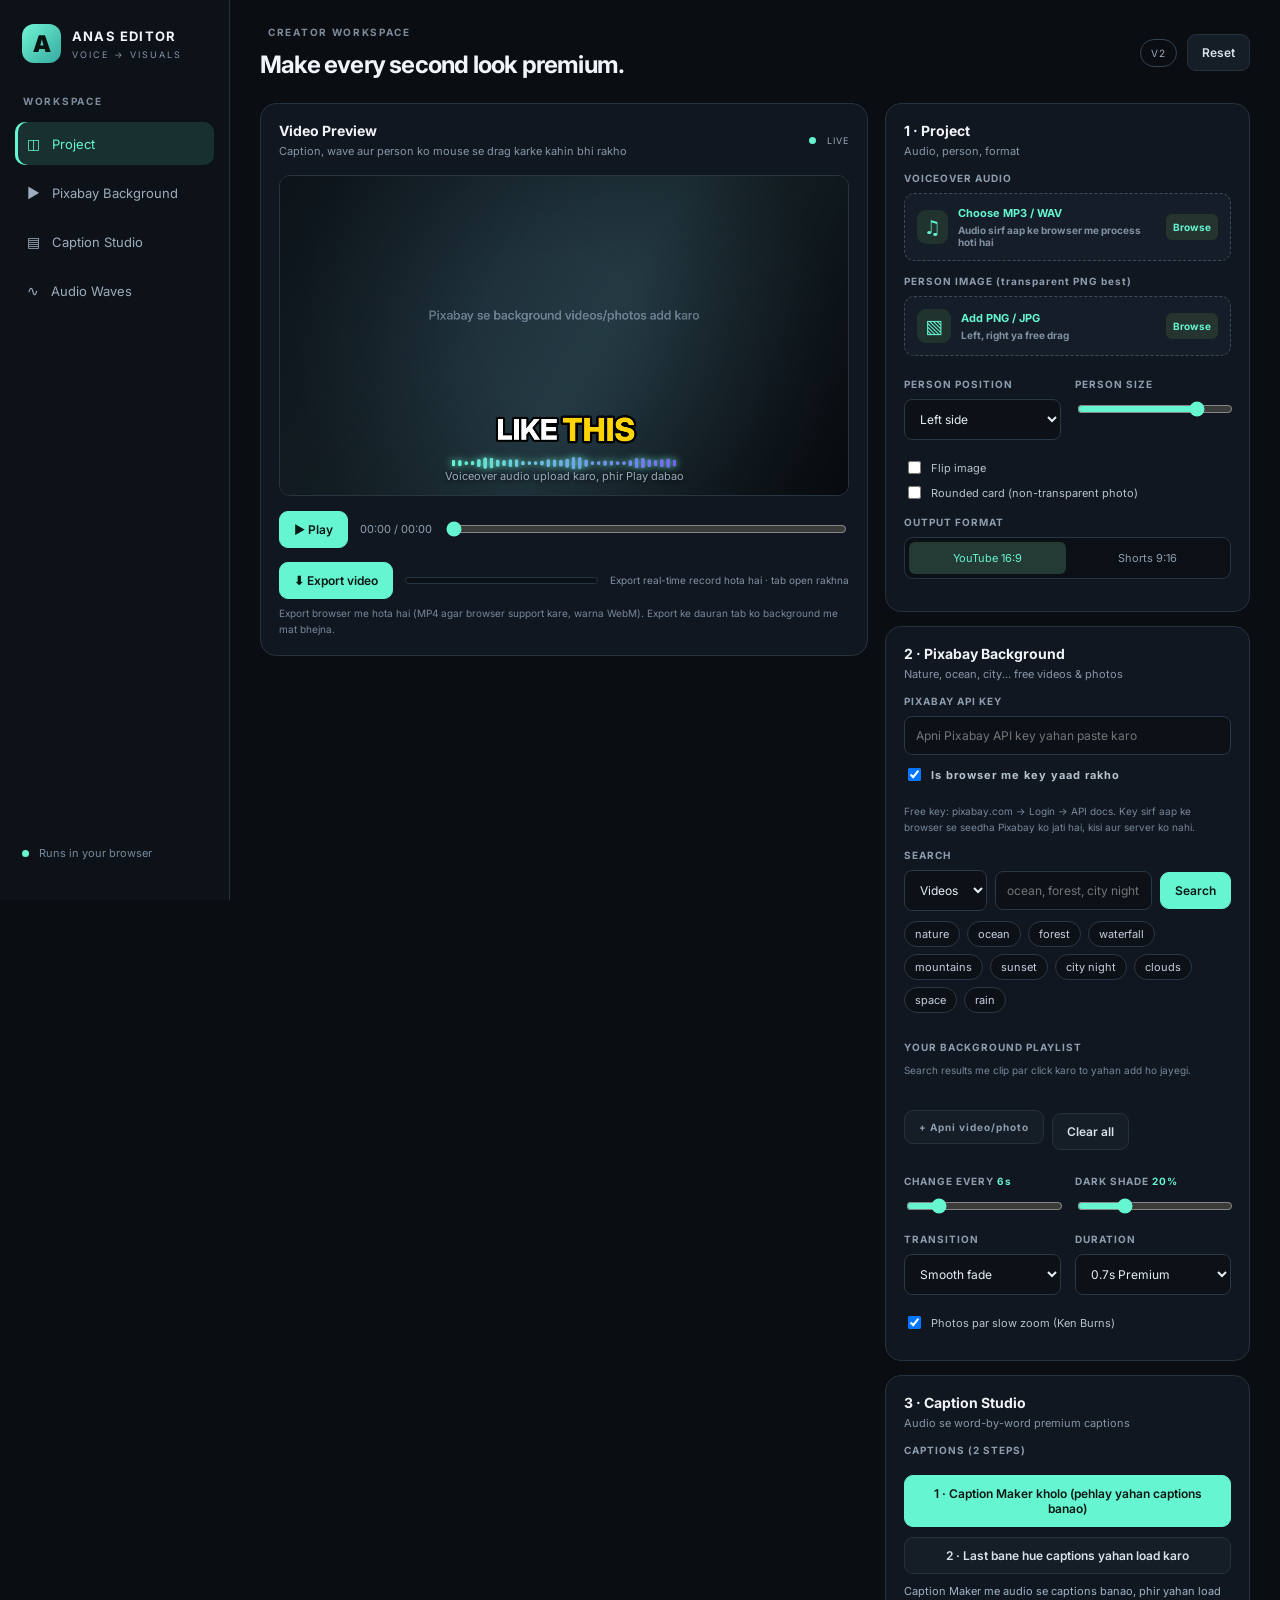
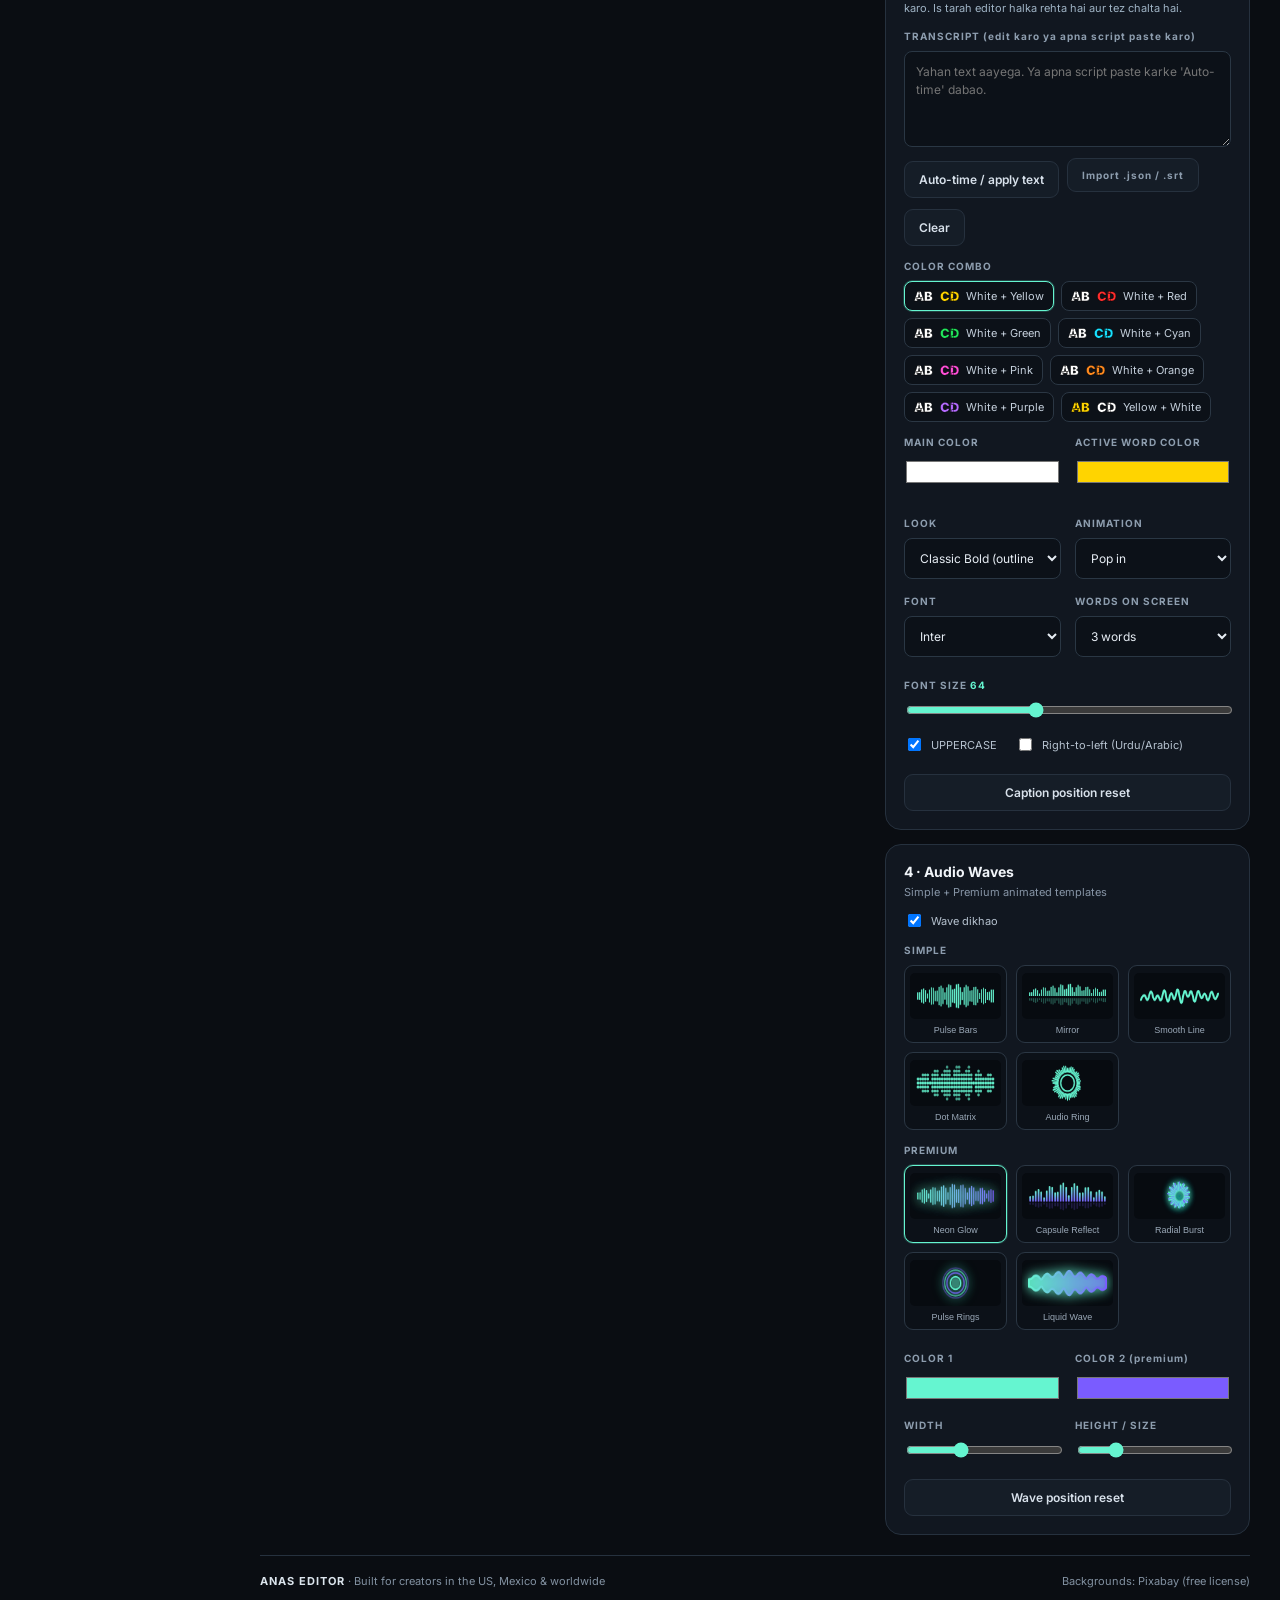
<file: index.html>
<!doctype html>
<html lang="en">
<head>
<meta charset="utf-8"><meta name="viewport" content="width=device-width,initial-scale=1">
<title>ANAS EDITOR — Voice-to-Video Studio</title>
<link rel="preconnect" href="https://fonts.googleapis.com">
<link rel="preconnect" href="https://fonts.gstatic.com" crossorigin>
<link href="https://fonts.googleapis.com/css2?family=Anton&family=Bebas+Neue&family=Inter:wght@400;600;800;900&family=Montserrat:wght@800;900&family=Noto+Sans+Arabic:wght@700;900&family=Poppins:wght@700;800&display=swap" rel="stylesheet">
<link rel="stylesheet" href="styles.css">
</head>
<body>
<div class="app">
  <aside class="sidebar">
    <div class="brand"><div class="brand-mark">A</div><div><b>ANAS EDITOR</b><small>VOICE → VISUALS</small></div></div>
    <div class="nav-label">WORKSPACE</div>
    <button class="nav active" data-jump="pProject">◫ <span>Project</span></button>
    <button class="nav" data-jump="pBg">▶ <span>Pixabay Background</span></button>
    <button class="nav" data-jump="pCaption">▤ <span>Caption Studio</span></button>
    <button class="nav" data-jump="pWave">∿ <span>Audio Waves</span></button>
    <div class="side-bottom"><span class="status-dot"></span> Runs in your browser</div>
  </aside>

  <main class="main">
    <header class="topbar">
      <div><div class="eyebrow">CREATOR WORKSPACE</div><h1>Make every second look premium.</h1></div>
      <div class="top-actions"><span class="pill">V2</span><button class="btn ghost" id="resetBtn">Reset</button></div>
    </header>

    <section class="grid">
      <div class="panel preview-panel">
        <div class="panel-head"><div><b>Video Preview</b><small>Caption, wave aur person ko mouse se drag karke kahin bhi rakho</small></div><span class="live"><i></i> LIVE</span></div>
        <div class="stage-wrap" id="stageWrap"><canvas id="preview" width="1280" height="720"></canvas><div class="preview-hint" id="previewHint">Voiceover audio upload karo, phir Play dabao</div></div>
        <div class="preview-controls"><button class="btn primary" id="playBtn">▶ Play</button><span id="timeReadout">00:00 / 00:00</span><input id="scrub" type="range" min="0" max="100" step="0.01" value="0"></div>
        <div class="export-box">
          <button class="btn primary" id="exportBtn">⬇ Export video</button>
          <div class="bar"><i id="exportBar"></i></div><span id="exportText">Export real-time record hota hai · tab open rakhna</span>
        </div>
        <div class="note">Export browser me hota hai (MP4 agar browser support kare, warna WebM). Export ke dauran tab ko background me mat bhejna.</div>
      </div>

      <div class="side-col">
        <details class="panel" id="pProject" open>
          <summary><b>1 · Project</b><small>Audio, person, format</small></summary>
          <div class="field"><label>VOICEOVER AUDIO</label><label class="upload" for="audioFile"><span class="upload-icon">♫</span><span><b id="audioName">Choose MP3 / WAV</b><small>Audio sirf aap ke browser me process hoti hai</small></span><span class="choose">Browse</span></label><input id="audioFile" type="file" accept="audio/*" hidden></div>
          <div class="field"><label>PERSON IMAGE (transparent PNG best)</label><label class="upload" for="personFile"><span class="upload-icon">▧</span><span><b id="personName">Add PNG / JPG</b><small>Left, right ya free drag</small></span><span class="choose">Browse</span></label><input id="personFile" type="file" accept="image/*" hidden></div>
          <div class="two-fields">
            <div class="field"><label>PERSON POSITION</label><select id="personMode"><option value="left">Left side</option><option value="right">Right side</option><option value="free">Free (drag anywhere)</option></select></div>
            <div class="field"><label>PERSON SIZE</label><input id="personScale" type="range" min="25" max="100" value="85"></div>
          </div>
          <div class="checks"><label><input type="checkbox" id="personFlip"> Flip image</label><label><input type="checkbox" id="personCard"> Rounded card (non-transparent photo)</label></div>
          <div class="field"><label>OUTPUT FORMAT</label><div class="segmented"><button class="seg active" data-ratio="landscape">YouTube 16:9</button><button class="seg" data-ratio="vertical">Shorts 9:16</button></div></div>
        </details>

        <details class="panel" id="pBg" open>
          <summary><b>2 · Pixabay Background</b><small>Nature, ocean, city... free videos &amp; photos</small></summary>
          <div class="field"><label>PIXABAY API KEY</label>
            <input type="password" id="pbKey" class="text" placeholder="Apni Pixabay API key yahan paste karo" autocomplete="off">
            <div class="checks"><label><input type="checkbox" id="pbRemember" checked> Is browser me key yaad rakho</label></div>
            <small class="helper">Free key: pixabay.com → Login → API docs. Key sirf aap ke browser se seedha Pixabay ko jati hai, kisi aur server ko nahi.</small>
          </div>
          <div class="field"><label>SEARCH</label>
            <div class="row"><select id="pbType"><option value="video">Videos</option><option value="photo">Photos</option></select><input id="pbQuery" class="text" placeholder="ocean, forest, city night..."><button class="btn primary" id="pbSearch">Search</button></div>
            <div class="chips-row" id="pbChips"></div>
          </div>
          <div class="results" id="pbResults"></div>
          <button class="btn ghost wide" id="pbMore" style="display:none">Load more</button>
          <div class="field"><label>YOUR BACKGROUND PLAYLIST <span id="plCount"></span></label><div class="playlist" id="playlist"><small class="helper">Search results me clip par click karo to yahan add ho jayegi.</small></div>
            <div class="row"><label class="btn ghost" for="bgFiles">+ Apni video/photo</label><input id="bgFiles" type="file" accept="video/*,image/*" multiple hidden><button class="btn ghost" id="plClear">Clear all</button></div>
          </div>
          <div class="two-fields">
            <div class="field"><label>CHANGE EVERY <b id="bgIntervalVal">6s</b></label><input id="bgInterval" type="range" min="3" max="20" value="6"></div>
            <div class="field"><label>DARK SHADE <b id="bgShadeVal">20%</b></label><input id="bgShade" type="range" min="0" max="70" value="20"></div>
          </div>
          <div class="two-fields">
            <div class="field"><label>TRANSITION</label><select id="bgTransition"><option value="fade">Smooth fade</option><option value="fadezoom">Fade + zoom</option><option value="slide">Slide</option><option value="cut">Cut</option></select></div>
            <div class="field"><label>DURATION</label><select id="bgTransDur"><option value="0.4">0.4s Quick</option><option value="0.7" selected>0.7s Premium</option><option value="1.2">1.2s Cinematic</option></select></div>
          </div>
          <div class="checks"><label><input type="checkbox" id="bgMotion" checked> Photos par slow zoom (Ken Burns)</label></div>
        </details>

        <details class="panel" id="pCaption" open>
          <summary><b>3 · Caption Studio</b><small>Audio se word-by-word premium captions</small></summary>
          <div class="field"><label>CAPTIONS (2 STEPS)</label>
            <a class="btn primary wide" href="captions.html" target="_blank" rel="noopener" style="text-decoration:none">1 · Caption Maker kholo (pehlay yahan captions banao)</a>
            <button class="btn ghost wide" id="loadLast">2 · Last bane hue captions yahan load karo</button>
            <div class="status" id="capStatus">Caption Maker me audio se captions banao, phir yahan load karo. Is tarah editor halka rehta hai aur tez chalta hai.</div>
          </div>
          <div class="field"><label>TRANSCRIPT (edit karo ya apna script paste karo)</label><textarea id="transcript" rows="4" placeholder="Yahan text aayega. Ya apna script paste karke 'Auto-time' dabao."></textarea>
            <div class="row"><button class="btn ghost" id="applyText">Auto-time / apply text</button><label class="btn ghost" for="srtFile">Import .json / .srt</label><input type="file" id="srtFile" accept=".json,.srt,.vtt,text/plain" hidden><button class="btn ghost" id="clearCaps">Clear</button></div>
          </div>
          <div class="field"><label>COLOR COMBO</label><div class="chips" id="colorChips"></div>
            <div class="two-fields"><div class="field"><label>MAIN COLOR</label><input type="color" id="capBase" value="#ffffff"></div><div class="field"><label>ACTIVE WORD COLOR</label><input type="color" id="capAccent" value="#ffd400"></div></div>
          </div>
          <div class="two-fields">
            <div class="field"><label>LOOK</label><select id="capLook"><option value="classic">Classic Bold (outline)</option><option value="highlighter">Highlighter box</option><option value="neon">Neon glow</option><option value="shadow">Clean shadow</option><option value="outline">Color outline</option><option value="bar">Dark bar</option></select></div>
            <div class="field"><label>ANIMATION</label><select id="capAnim"><option value="pop">Pop in</option><option value="bounce">Bounce</option><option value="slide">Slide up</option><option value="fade">Fade</option><option value="type">Typewriter</option><option value="zoom">Zoom flash</option><option value="glitch">Glitch</option><option value="wave">Wavy letters</option><option value="karaoke">Karaoke fill</option><option value="none">None</option></select></div>
          </div>
          <div class="two-fields">
            <div class="field"><label>FONT</label><select id="capFont"><option>Inter</option><option>Montserrat</option><option>Poppins</option><option>Anton</option><option>Bebas Neue</option><option>Noto Sans Arabic</option></select></div>
            <div class="field"><label>WORDS ON SCREEN</label><select id="capPer"><option value="1">1 word</option><option value="2">2 words</option><option value="3" selected>3 words</option><option value="4">4 words</option><option value="6">6 words</option></select></div>
          </div>
          <div class="field"><label>FONT SIZE <b id="capSizeVal">64</b></label><input id="capSize" type="range" min="28" max="120" value="64"></div>
          <div class="checks"><label><input type="checkbox" id="capUpper" checked> UPPERCASE</label><label><input type="checkbox" id="capRTL"> Right-to-left (Urdu/Arabic)</label></div>
          <button class="btn ghost wide" id="resetCap">Caption position reset</button>
        </details>

        <details class="panel" id="pWave" open>
          <summary><b>4 · Audio Waves</b><small>Simple + Premium animated templates</small></summary>
          <div class="checks"><label><input type="checkbox" id="waveOn" checked> Wave dikhao</label></div>
          <div class="field"><label>SIMPLE</label><div class="template-grid wave-grid" id="waveSimple"></div></div>
          <div class="field"><label>PREMIUM</label><div class="template-grid wave-grid" id="wavePremium"></div></div>
          <div class="two-fields"><div class="field"><label>COLOR 1</label><input type="color" id="waveColor" value="#65f5d0"></div><div class="field"><label>COLOR 2 (premium)</label><input type="color" id="waveColor2" value="#7a5cff"></div></div>
          <div class="two-fields"><div class="field"><label>WIDTH</label><input type="range" id="waveW" min="10" max="100" value="40"></div><div class="field"><label>HEIGHT / SIZE</label><input type="range" id="waveH" min="5" max="45" value="14"></div></div>
          <button class="btn ghost wide" id="resetWave">Wave position reset</button>
        </details>
      </div>
    </section>

    <footer class="footer"><div><b>ANAS EDITOR</b><span> · Built for creators in the US, Mexico &amp; worldwide</span></div><span>Backgrounds: Pixabay (free license)</span></footer>
    <div class="toast" id="toast"></div>
  </main>
</div>
<audio id="audio"></audio>
<script src="app.js"></script>
</body></html>
</file>
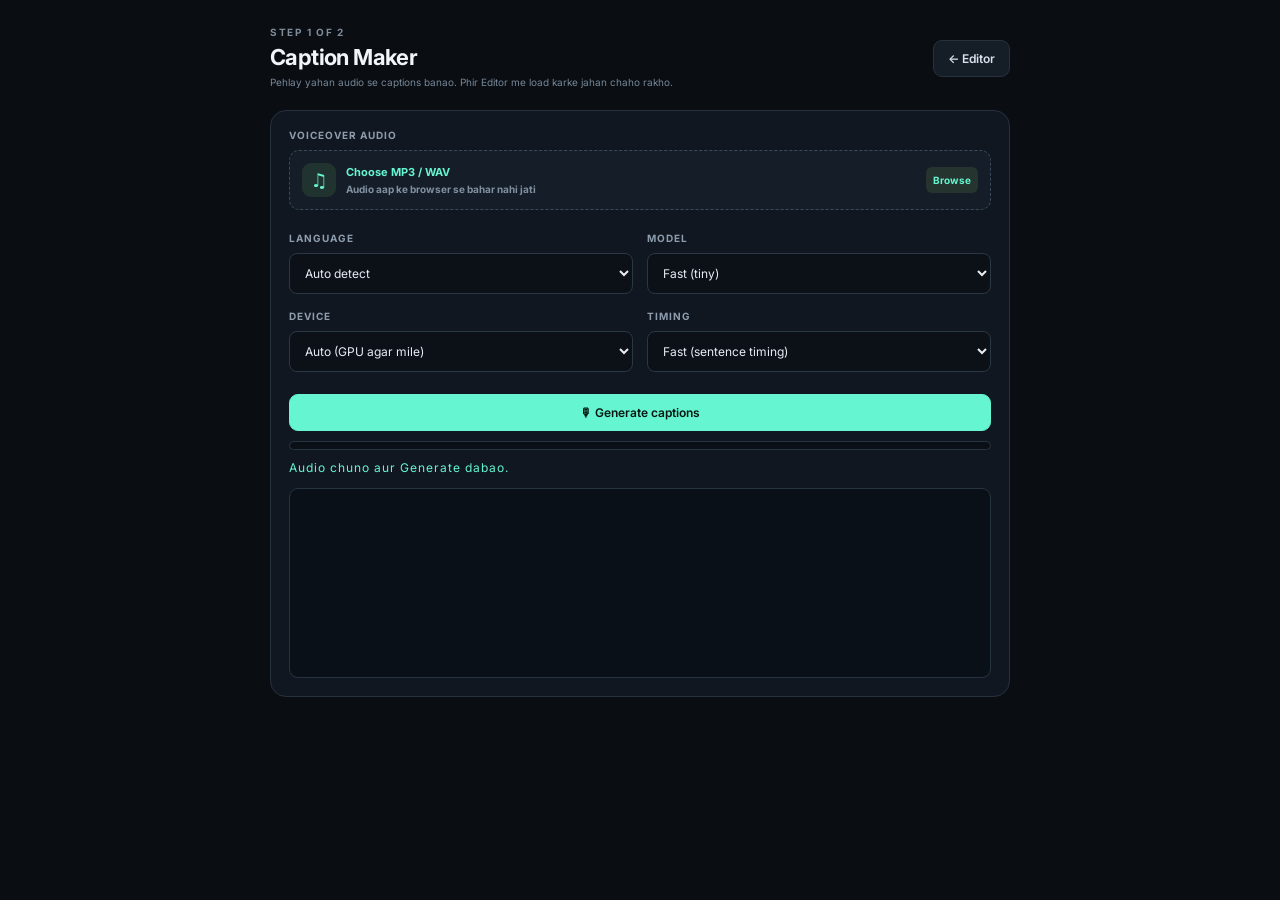
<file: captions.html>
<!doctype html>
<html lang="en">
<head>
<meta charset="utf-8"><meta name="viewport" content="width=device-width,initial-scale=1">
<title>ANAS EDITOR — Caption Maker</title>
<link href="https://fonts.googleapis.com/css2?family=Inter:wght@400;600;800;900&display=swap" rel="stylesheet">
<link rel="stylesheet" href="styles.css">
<style>
[hidden]{display:none!important}
.cm{max-width:780px;margin:0 auto;padding:26px 20px 40px}
.cm .panel{margin-bottom:16px}
.cm h1{font-size:22px;margin:6px 0 4px;letter-spacing:-.6px}
.cm .top{display:flex;justify-content:space-between;align-items:center;gap:12px;margin-bottom:20px;flex-wrap:wrap}
.cm a.btn{text-decoration:none}
.log{background:#0a1017;border:1px solid #263440;border-radius:9px;padding:10px;height:190px;overflow:auto;font:11px/1.55 ui-monospace,Consolas,monospace;color:#9fb3c4;white-space:pre-wrap;margin:10px 0 0}
.live{font-size:12px;color:var(--mint);min-height:18px;margin-top:10px}
.big-bar{height:9px;background:#0b1016;border:1px solid #263441;border-radius:6px;overflow:hidden;margin-top:10px}
.big-bar i{display:block;height:100%;width:0;background:var(--mint);transition:width .3s}
.stats{display:flex;gap:18px;flex-wrap:wrap;font-size:12px;color:#9fb3c4;margin:6px 0 12px}
.stats b{color:#fff}
.preview-text{background:#0c1118;border:1px solid #2a3744;border-radius:8px;padding:12px;font-size:13px;line-height:1.7;max-height:200px;overflow:auto;white-space:pre-wrap}
.row.gap{margin-top:14px}
</style>
</head>
<body>
<div class="cm">
  <div class="top">
    <div><div class="eyebrow" style="margin:0">STEP 1 OF 2</div><h1>Caption Maker</h1><small class="helper">Pehlay yahan audio se captions banao. Phir Editor me load karke jahan chaho rakho.</small></div>
    <a class="btn ghost" href="index.html">← Editor</a>
  </div>

  <div class="panel">
    <div class="field" style="margin-top:0"><label>VOICEOVER AUDIO</label>
      <label class="upload" for="audioFile"><span class="upload-icon">♫</span><span><b id="audioName">Choose MP3 / WAV</b><small>Audio aap ke browser se bahar nahi jati</small></span><span class="choose">Browse</span></label>
      <input id="audioFile" type="file" accept="audio/*" hidden>
    </div>
    <div class="two-fields">
      <div class="field"><label>LANGUAGE</label><select id="lang"><option value="auto">Auto detect</option></select></div>
      <div class="field"><label>MODEL</label><select id="model"><option value="onnx-community/whisper-tiny">Fast (tiny)</option><option value="onnx-community/whisper-base">Better (base)</option></select></div>
    </div>
    <div class="two-fields">
      <div class="field"><label>DEVICE</label><select id="device"><option value="auto">Auto (GPU agar mile)</option><option value="webgpu">GPU (WebGPU)</option><option value="wasm">CPU</option></select></div>
      <div class="field"><label>TIMING</label><select id="mode"><option value="fast">Fast (sentence timing)</option><option value="precise">Precise (word timing, slower)</option></select></div>
    </div>
    <div class="row gap"><button class="btn primary" id="genBtn" style="flex:1">🎙 Generate captions</button><button class="btn ghost" id="cancelBtn" hidden>■ Cancel</button></div>
    <div class="big-bar"><i id="bar"></i></div>
    <div class="live" id="live">Audio chuno aur Generate dabao.</div>
    <pre class="log" id="log"></pre>
  </div>

  <div class="panel" id="result" hidden>
    <div class="field" style="margin-top:0"><label>RESULT</label>
      <div class="stats"><span>Words: <b id="count">0</b></span><span>Time laga: <b id="took">-</b></span><span>Device: <b id="usedDev">-</b></span><span>Language: <b id="usedLang">-</b></span></div>
      <div class="preview-text" id="preview"></div>
    </div>
    <div class="row">
      <button class="btn primary" id="dlJson">⬇ captions.json</button>
      <button class="btn ghost" id="dlSrt">⬇ captions.srt</button>
      <button class="btn ghost" id="copyTxt">Copy text</button>
    </div>
    <div class="note" style="margin-top:12px">Captions is browser me save bhi ho gaye hain. Editor kholo aur Caption Studio me <b>"2 · Last bane hue captions load karo"</b> dabao. Ya .json file wahan import kar do.</div>
    <div class="row gap"><a class="btn primary" href="index.html" target="_blank" rel="noopener">Editor kholo →</a></div>
  </div>
</div>

<script>
const $ = id => document.getElementById(id);
const fmt = s => { s = Math.max(0, Math.round(s)); return String(Math.floor(s / 60)).padStart(2, '0') + ':' + String(s % 60).padStart(2, '0'); };
let file = null, words = [], worker = null, running = false, cancelled = false, t0 = Date.now(), curDev = '', chunkStart = 0, warned = false, timer = null;
const LANGS = [['en','english'],['es','spanish'],['fr','french'],['de','german'],['pt','portuguese'],['it','italian'],['ur','urdu'],['hi','hindi'],['ar','arabic'],['tr','turkish'],['ru','russian'],['zh','chinese'],['ja','japanese'],['ko','korean'],['nl','dutch'],['pl','polish'],['id','indonesian'],['fa','persian'],['bn','bengali'],['pa','punjabi']];
LANGS.forEach(l => { const o = document.createElement('option'); o.value = l[1]; o.textContent = l[1][0].toUpperCase() + l[1].slice(1); $('lang').appendChild(o); });
const logEl = $('log');
function log(m) { logEl.textContent += '[' + fmt((Date.now() - t0) / 1000) + '] ' + m + '\n'; logEl.scrollTop = logEl.scrollHeight; }
function live(m) { $('live').textContent = m; }

/* The worker runs Whisper (transformers.js) away from the page so the UI never freezes. */
function workerMain() {
  let tf = null, asr = null, dev = '';
  const CDN = 'https://cdn.jsdelivr.net/npm/@huggingface/transformers@3.0.2';
  const build = (model, d) => tf.pipeline('automatic-speech-recognition', model, {
    device: d,
    dtype: d === 'webgpu' ? { encoder_model: 'fp32', decoder_model_merged: 'q4' } : { encoder_model: 'q8', decoder_model_merged: 'q8' },
    progress_callback: p => self.postMessage({ type: 'progress', p })
  });
  self.onmessage = async e => {
    const m = e.data;
    try {
      if (m.cmd === 'init') {
        if (!tf) { tf = await import(CDN); tf.env.allowLocalModels = false; }
        dev = m.device;
        try { asr = await build(m.model, dev); }
        catch (err) {
          if (dev === 'webgpu') { self.postMessage({ type: 'info', msg: 'GPU load fail (' + (err && err.message || err) + ') → CPU par ja raha hoon' }); dev = 'wasm'; asr = await build(m.model, dev); }
          else throw err;
        }
        self.postMessage({ type: 'ready', dev });
      } else if (m.cmd === 'detect') {
        const tok = asr.tokenizer;
        const id = t => {
          try { const v = tok.model && tok.model.tokens_to_ids && tok.model.tokens_to_ids.get(t); if (v != null) return v; } catch (e) {}
          const r = tok.convert_tokens_to_ids([t]); return Array.isArray(r) ? r[0] : r;
        };
        const sot = id('<|startoftranscript|>');
        const cand = m.codes.map(c => [c, id('<|' + c + '|>')]).filter(x => x[1] != null && x[1] >= 0);
        if (new Set(cand.map(x => x[1])).size < 2) throw new Error('language tokens nahi mile');
        const feats = await asr.processor(m.audio);
        const out = await asr.model({ input_features: feats.input_features, decoder_input_ids: new tf.Tensor('int64', new BigInt64Array([BigInt(sot)]), [1, 1]) });
        const dims = out.logits.dims, V = dims[dims.length - 1], off = (dims[1] - 1) * V, d = out.logits.data;
        const scored = cand.map(x => [x[0], d[off + x[1]]]).sort((a, b) => b[1] - a[1]);
        self.postMessage({ type: 'result', lang: scored[0][0], top: scored.slice(0, 3).map(x => x[0]) });
      } else if (m.cmd === 'run') {
        let out;
        try { out = await asr(m.audio, m.opts); }
        catch (err) {
          if (m.opts.return_timestamps === 'word') { self.postMessage({ type: 'info', msg: 'Word timing nahi mili, sentence timing use ho rahi hai' }); out = await asr(m.audio, Object.assign({}, m.opts, { return_timestamps: true })); }
          else throw err;
        }
        self.postMessage({ type: 'result', out });
      }
    } catch (err) { self.postMessage({ type: 'error', msg: String(err && err.message || err) }); }
  };
}
function startWorker() {
  if (worker) worker.terminate();
  worker = new Worker(URL.createObjectURL(new Blob(['(' + workerMain.toString() + ')()'], { type: 'text/javascript' })));
}
function call(msg, transfer) {
  return new Promise((res, rej) => {
    worker.onmessage = ev => {
      const m = ev.data;
      if (m.type === 'progress') {
        const p = m.p;
        if (p.status === 'progress') live('Model download: ' + Math.round(p.progress) + '% · ' + (p.file || '').split('/').pop());
        else if (p.status === 'initiate') log('Download: ' + (p.file || ''));
      } else if (m.type === 'info') log(m.msg);
      else if (m.type === 'ready' || m.type === 'result') res(m);
      else if (m.type === 'error') rej(new Error(m.msg));
    };
    worker.onerror = e => rej(new Error(e.message || 'worker error'));
    worker.postMessage(msg, transfer || []);
  });
}

/* split into ~28s windows, cutting at the quietest moment so words are not chopped */
function makeWindows(a) {
  const SR = 16000, W = 28 * SR, SEARCH = 4 * SR, out = []; let s = 0;
  while (s < a.length) {
    let e = Math.min(a.length, s + W);
    if (e < a.length) {
      const from = Math.max(s + 5 * SR, e - SEARCH); let best = e, bv = Infinity;
      for (let p = from; p + 800 <= e; p += 400) { let sum = 0; for (let k = p; k < p + 800; k++) sum += a[k] * a[k]; if (sum < bv) { bv = sum; best = p + 400; } }
      e = best;
    }
    out.push([s, e]); s = e;
  }
  return out;
}
function distribute(tokens, start, end) {
  const total = tokens.reduce((a, t) => a + t.length + 1.5, 0); let cur = start;
  return tokens.map(t => { const d = (end - start) * (t.length + 1.5) / total; const o = { w: t, s: cur, e: cur + d * .92 }; cur += d; return o; });
}


/* ---- speech/silence map from the audio itself, so captions follow real pauses ---- */
let env = null; const FR = 160; // 10 ms frames at 16 kHz
function makeEnv(a) {
  const n = Math.floor(a.length / FR), rms = new Float32Array(n);
  for (let i = 0; i < n; i++) { let s = 0; for (let k = i * FR, e = k + FR; k < e; k++) s += a[k] * a[k]; rms[i] = Math.sqrt(s / FR); }
  const sm = new Float32Array(n); for (let i = 0; i < n; i++) { let s = 0, c = 0; for (let j = Math.max(0, i - 2); j <= Math.min(n - 1, i + 2); j++) { s += rms[j]; c++; } sm[i] = s / c; }
  const sorted = Array.from(sm).sort((x, y) => x - y), pc = p => sorted[Math.min(n - 1, Math.floor(n * p))] || 0;
  const floor = pc(.1), hi = pc(.95), thr = floor + (hi - floor) * .1;
  return { sm, thr: Math.max(thr, 1e-4), n };
}
function speechSpans(t0, t1) {
  if (!env) return [];
  const a = Math.max(0, Math.floor(t0 * 100)), b = Math.min(env.n, Math.ceil(t1 * 100)), sp = []; let st = -1;
  for (let i = a; i < b; i++) { const on = env.sm[i] > env.thr; if (on && st < 0) st = i; else if (!on && st >= 0) { sp.push([st / 100, i / 100]); st = -1; } }
  if (st >= 0) sp.push([st / 100, b / 100]);
  const m = []; for (const s of sp) { if (m.length && s[0] - m[m.length - 1][1] < .18) m[m.length - 1][1] = s[1]; else m.push(s.slice()); }
  return m.filter(s => s[1] - s[0] >= .06);
}
function refine(tokens, s0, e0) {
  const spans = speechSpans(s0 - .25, e0 + .25), tot = spans.reduce((a, s) => a + s[1] - s[0], 0);
  if (!spans.length || tot < .12) return distribute(tokens, s0, e0);
  const at = x => { let acc = 0; for (const s of spans) { const d = s[1] - s[0]; if (x <= acc + d) return s[0] + (x - acc); acc += d; } return spans[spans.length - 1][1]; };
  const wt = tokens.map(t => t.length + 1.5), W = wt.reduce((a, b) => a + b, 0); let cum = 0;
  return tokens.map((t, i) => { const a = cum / W * tot; cum += wt[i]; const b = cum / W * tot; return { w: t, s: at(a + .001), e: at(b) }; });
}

$('audioFile').addEventListener('change', e => { const f = e.target.files[0]; if (!f) return; file = f; $('audioName').textContent = f.name; live('Ready. Generate dabao.'); });
$('cancelBtn').onclick = () => { cancelled = true; if (worker) worker.terminate(); log('Cancel kar diya.'); finish(); };
function finish() {
  running = false; clearInterval(timer); $('genBtn').disabled = false; $('cancelBtn').hidden = true;
}

$('genBtn').onclick = async () => {
  if (!file) { live('Pehlay audio file chuno.'); return; }
  if (running) return;
  running = true; cancelled = false; warned = false; words = []; t0 = Date.now(); logEl.textContent = ''; $('result').hidden = true; $('bar').style.width = '0';
  $('genBtn').disabled = true; $('cancelBtn').hidden = false;
  timer = setInterval(() => {
    if (running && chunkStart && !warned && Date.now() - chunkStart > 90000) { warned = true; log('Ye hissa 90s se zyada le raha hai. Agar CPU par ho to Cancel karke Device=GPU ya Model=Fast try karo.'); }
  }, 2000);
  try {
    log('Audio decode ho rahi hai...'); live('Audio decode ho rahi hai...');
    const AC = window.AudioContext || window.webkitAudioContext, ac = new AC({ sampleRate: 16000 });
    const dec = await ac.decodeAudioData(await file.arrayBuffer()); ac.close();
    const data = new Float32Array(dec.length);
    for (let ch = 0; ch < dec.numberOfChannels; ch++) { const d = dec.getChannelData(ch); for (let i = 0; i < d.length; i++) data[i] += d[i] / dec.numberOfChannels; }
    env = makeEnv(data);
    const dur = data.length / 16000, wins = makeWindows(data);
    log('Audio length ' + fmt(dur) + ' · ' + wins.length + ' hisse');

    let device = $('device').value; if (device === 'auto') device = navigator.gpu ? 'webgpu' : 'wasm';
    if (device === 'webgpu' && !navigator.gpu) { log('Is browser me WebGPU nahi hai → CPU'); device = 'wasm'; }
    const model = $('model').value; startWorker();
    log('Model load ho raha hai (' + (device === 'webgpu' ? 'GPU' : 'CPU') + ')... pehli baar download hoga.');
    const r0 = await call({ cmd: 'init', model, device }); curDev = r0.dev;
    log('Model ready ✓ (' + (curDev === 'webgpu' ? 'GPU' : 'CPU') + ')');

    const precise = $('mode').value === 'precise';
    const opts = { return_timestamps: precise ? 'word' : true, task: 'transcribe' };
    let langName = $('lang').value;
    if (langName === 'auto') {
      log('Language detect ho rahi hai...'); live('Language detect ho rahi hai...');
      let bi = 0, be = -1;
      wins.slice(0, 6).forEach((w, i) => { let sum = 0; for (let k = w[0]; k < w[1]; k += 16) sum += data[k] * data[k]; if (sum > be) { be = sum; bi = i; } });
      const dsl = data.slice(wins[bi][0], wins[bi][1]); let det;
      try { det = await call({ cmd: 'detect', audio: dsl, codes: LANGS.map(l => l[0]) }, [dsl.buffer]); }
      catch (err) { throw new Error('Language auto-detect nahi hua (' + err.message + '). Dropdown se apni language chuno aur dobara try karo.'); }
      const hit = LANGS.find(l => l[0] === det.lang); langName = hit ? hit[1] : 'english';
      log('Detected language: ' + langName + ' (top: ' + det.top.join(', ') + ')');
    } else log('Language: ' + langName);
    opts.language = langName;
    const tStart = Date.now();
    for (let i = 0; i < wins.length; i++) {
      if (cancelled) return;
      const [s, e] = wins[i], off = s / 16000;
      const doRun = () => { const slice = data.slice(s, e); return call({ cmd: 'run', audio: slice, opts }, [slice.buffer]); };
      chunkStart = Date.now(); let r;
      try { r = await doRun(); }
      catch (err) {
        if (cancelled) return;
        if (curDev === 'webgpu') { log('GPU error: ' + err.message + ' → CPU par dobara'); startWorker(); const rr = await call({ cmd: 'init', model, device: 'wasm' }); curDev = rr.dev; r = await doRun(); }
        else throw err;
      }
      (r.out.chunks || []).forEach(c => {
        const ts = c.timestamp || [0, null], s0 = (ts[0] || 0) + off; let e0 = ts[1]; e0 = e0 == null ? s0 + .4 : e0 + off;
        const tokens = (c.text || '').trim().split(/\s+/).filter(Boolean);
        if (tokens.length) words.push(...refine(tokens, s0, e0));
      });
      const done = i + 1, el = (Date.now() - tStart) / 1000, eta = el / done * (wins.length - done);
      $('bar').style.width = (done / wins.length * 100) + '%';
      live('Hissa ' + done + '/' + wins.length + ' · ' + words.length + ' words · baqi ~' + fmt(eta));
      log('Hissa ' + done + '/' + wins.length + ' ✓ (' + Math.round((Date.now() - chunkStart) / 1000) + 's)');
    }
    chunkStart = 0;
    if (!words.length) throw new Error('Koi bol detect nahi hua. Language select karke dobara try karo.');
    words.sort((a, b) => a.s - b.s);
    for (let i = 1; i < words.length; i++) if (words[i].s < words[i - 1].e) words[i - 1].e = Math.max(words[i - 1].s + .05, words[i].s - .01);
    try { localStorage.setItem('anas_captions_v1', JSON.stringify({ v: 1, words, created: Date.now() })); } catch (e) {}
    $('count').textContent = words.length; $('took').textContent = fmt((Date.now() - t0) / 1000); $('usedDev').textContent = curDev === 'webgpu' ? 'GPU' : 'CPU'; $('usedLang').textContent = langName;
    $('preview').textContent = words.map(w => w.w).join(' '); $('result').hidden = false;
    live('Done ✓ ' + words.length + ' words.'); log('Done ✓');
  } catch (err) {
    if (!cancelled) { log('ERROR: ' + err.message); live('Fail: ' + err.message + ' (log dekho)'); }
  } finally { finish(); }
};

function dl(name, text, type) { const a = document.createElement('a'); a.href = URL.createObjectURL(new Blob([text], { type })); a.download = name; document.body.appendChild(a); a.click(); a.remove(); }
const ts = s => { const ms = Math.round(s * 1000), h = Math.floor(ms / 3600000), m = Math.floor(ms % 3600000 / 60000), sec = Math.floor(ms % 60000 / 1000), x = ms % 1000; return [h, m, sec].map(v => String(v).padStart(2, '0')).join(':') + ',' + String(x).padStart(3, '0'); };
$('dlJson').onclick = () => dl('captions.json', JSON.stringify({ v: 1, words }, null, 1), 'application/json');
$('dlSrt').onclick = () => { let out = '', n = 1; for (let i = 0; i < words.length; i += 4) { const g = words.slice(i, i + 4); out += (n++) + '\n' + ts(g[0].s) + ' --> ' + ts(g[g.length - 1].e) + '\n' + g.map(w => w.w).join(' ') + '\n\n'; } dl('captions.srt', out, 'text/plain'); };
$('copyTxt').onclick = async () => { try { await navigator.clipboard.writeText(words.map(w => w.w).join(' ')); live('Text copy ho gaya.'); } catch (e) { live('Copy nahi hua, text select karke copy karo.'); } };
if (!navigator.gpu) log('Note: is browser me WebGPU nahi mila. CPU use hoga (slow). Chrome/Edge ka naya version try karo.');
</script>
</body>
</html>
</file>
<file: styles.css>
*{box-sizing:border-box}
:root{--bg:#0a0d12;--panel:#111720;--line:#26313e;--muted:#8795a6;--text:#f1f5f9;--mint:#65f5d0;--yellow:#f7d84a}
body{margin:0;background:var(--bg);color:var(--text);font-family:Inter,system-ui,sans-serif;font-size:14px}
.app{display:flex;min-height:100vh}
.sidebar{width:230px;background:#0d1219;border-right:1px solid var(--line);padding:24px 15px;display:flex;flex-direction:column;flex-shrink:0;position:sticky;top:0;height:100vh}
.brand{display:flex;align-items:center;gap:11px;padding:0 7px 32px}
.brand-mark{width:39px;height:39px;border-radius:12px;background:linear-gradient(135deg,#70f6d3,#35a9a0);color:#081510;display:grid;place-items:center;font-weight:900;font-size:23px}
.brand b{font-size:13px;letter-spacing:1.2px;display:block}
.brand small{color:var(--muted);font-size:9px;letter-spacing:2px;display:block;margin-top:5px}
.nav-label,.eyebrow{font-size:10px;color:#7d8b9b;letter-spacing:1.7px;font-weight:700;margin:0 8px 12px}
.nav{border:0;background:transparent;color:#9eacbc;text-align:left;padding:13px 12px;border-radius:10px;margin:3px 0;display:flex;gap:12px;align-items:center;font:inherit;cursor:pointer}
.nav.active{background:#18302f;color:var(--mint);box-shadow:inset 3px 0 var(--mint)}
.nav span{font-size:13px}
.side-bottom{margin-top:auto;color:#78899a;font-size:11px;padding:16px 7px}
.status-dot,.live i{display:inline-block;width:7px;height:7px;border-radius:50%;background:#65f5d0;margin-right:7px}
.main{padding:26px 30px 20px;max-width:1800px;width:100%;margin:auto;min-width:0}
.topbar{display:flex;justify-content:space-between;align-items:center;margin-bottom:24px}
.topbar h1{font-size:24px;margin:7px 0 0;letter-spacing:-.8px}
.top-actions{display:flex;gap:10px;align-items:center}
.pill,.count{border:1px solid #354353;color:#9aabbc;padding:7px 10px;border-radius:20px;font-size:10px;letter-spacing:1px}
.grid{display:grid;grid-template-columns:minmax(0,1.5fr) minmax(340px,.9fr);gap:17px;align-items:start}
.preview-panel{position:sticky;top:16px}
.side-col{display:flex;flex-direction:column;gap:14px;min-width:0}
.panel{background:var(--panel);border:1px solid var(--line);border-radius:16px;padding:18px;min-width:0}
details.panel summary{cursor:pointer;list-style:none;display:flex;flex-direction:column;gap:5px}
details.panel summary::-webkit-details-marker{display:none}
details.panel[open] summary{margin-bottom:12px}
summary small,.panel-head small{color:var(--muted);font-size:11px}
.panel-head{display:flex;align-items:center;justify-content:space-between;margin-bottom:17px}
.panel-head>div{display:flex;flex-direction:column;gap:5px}
.live{font-size:9px;color:#9caab9;letter-spacing:1px}
.stage-wrap{position:relative;background:#06090d;border:1px solid #283541;border-radius:11px;overflow:hidden;aspect-ratio:16/9;margin:0 auto}
.stage-wrap.vertical{aspect-ratio:9/16;max-height:72vh;width:auto;max-width:100%}
#preview{width:100%;height:100%;display:block;touch-action:none}
.preview-hint{position:absolute;inset:auto 12px 12px;text-align:center;color:#9aabbc;font-size:11px;pointer-events:none;text-shadow:0 1px 4px #000}
.preview-controls{display:flex;gap:12px;align-items:center;padding:15px 0 8px}
.preview-controls span{font-size:11px;color:#91a0b1;white-space:nowrap}
.preview-controls input{flex:1;min-width:50px}
.export-box{display:flex;align-items:center;gap:12px;padding:6px 0}
.bar{flex:1;height:7px;background:#0b1016;border:1px solid #263441;border-radius:6px;overflow:hidden}
.bar i{display:block;height:100%;width:0;background:var(--mint)}
#exportText{font-size:10px;color:#8291a1;max-width:240px}
.btn{border:1px solid var(--line);border-radius:9px;padding:10px 14px;font:600 12px Inter;cursor:pointer;color:#d8e1eb;background:#151d27;display:inline-block;text-align:center}
.btn.primary{background:var(--mint);border-color:var(--mint);color:#061713}
.btn.wide{width:100%;margin-top:10px}
.note,.helper{font-size:10px;color:#768799;line-height:1.6;display:block}
.status{font-size:11px;color:#9fb3c4;margin-top:9px;line-height:1.5}
.field{margin:14px 0}
.field label{display:block;font-size:10px;color:#8d9dae;font-weight:700;letter-spacing:1px;margin-bottom:9px}
.field label b{color:var(--mint)}
.row{display:flex;gap:8px;align-items:center;flex-wrap:wrap;margin-top:8px}
.row .text{flex:1;min-width:120px}
.text,.field select,.field textarea,.row select{width:100%;background:#0c1118;border:1px solid #2a3744;border-radius:8px;color:#e7edf4;padding:11px;font:12px Inter;outline:none}
.row select{width:auto}
.field textarea{resize:vertical;line-height:1.5}
.upload{display:flex!important;align-items:center;gap:10px;background:#151e28;border:1px dashed #3b4a5b;border-radius:10px;padding:12px;cursor:pointer;letter-spacing:0!important}
.upload-icon{width:34px;height:34px;border-radius:9px;background:#20332f;color:var(--mint);display:grid;place-items:center;font-size:19px}
.upload b{display:block;color:#e7edf4;font-size:11px;letter-spacing:0;word-break:break-all}
.upload small{display:block;color:#8190a1;font-size:10px;margin-top:4px;letter-spacing:0}
.choose{margin-left:auto;background:#25342f;color:var(--mint);border-radius:6px;padding:7px;font-size:10px}
.checks{display:flex;flex-wrap:wrap;gap:6px 18px;margin:10px 0}
.checks label{font-size:11px;color:#b6c2cf;display:flex;gap:7px;align-items:center;cursor:pointer}
.segmented{display:flex;background:#0b1016;border:1px solid #263441;padding:4px;border-radius:9px;gap:4px}
.seg{flex:1;border:0;border-radius:6px;background:transparent;color:#8e9dae;padding:9px 5px;font:11px Inter;cursor:pointer}
.seg.active{background:#243a35;color:var(--mint)}
input[type=range]{accent-color:var(--mint);width:100%}
input[type=color]{background:transparent;border:0;width:100%;height:30px;padding:0;cursor:pointer}
.two-fields{display:grid;grid-template-columns:1fr 1fr;gap:14px}
.two-fields .field{margin:8px 0}
.chips,.chips-row{display:flex;flex-wrap:wrap;gap:7px;margin-bottom:6px}
.chips-row{margin-top:10px}
.chip{background:#0c1118;border:1px solid #2b3744;border-radius:8px;padding:6px 9px;cursor:pointer;color:#c4cfdb;font:11px Inter;display:flex;align-items:center;gap:7px}
.chip.sel{border-color:var(--mint);box-shadow:0 0 0 1px #65f5d033}
.chip .ab{font-weight:900;font-size:13px;-webkit-text-stroke:.4px #000}
.chips-row .chip{padding:5px 10px;border-radius:20px}
.results{display:grid;grid-template-columns:repeat(3,1fr);gap:8px;margin-top:10px}
.thumb{position:relative;aspect-ratio:16/10;border-radius:8px;overflow:hidden;background:#0c1118;border:1px solid #2b3744;cursor:pointer}
.thumb img{width:100%;height:100%;object-fit:cover;display:block}
.thumb:hover{border-color:var(--mint)}
.thumb em{position:absolute;right:4px;bottom:4px;background:#000a;font-style:normal;font-size:9px;padding:2px 5px;border-radius:4px}
.thumb.added::after{content:"✓";position:absolute;inset:0;background:#65f5d055;display:grid;place-items:center;font-size:22px;font-weight:900}
.playlist{display:flex;flex-wrap:wrap;gap:8px;min-height:40px}
.pl-item{position:relative;width:74px;aspect-ratio:16/10;border-radius:7px;overflow:hidden;border:1px solid #2b3744;background:#0c1118}
.pl-item img{width:100%;height:100%;object-fit:cover}
.pl-item button{position:absolute;top:2px;right:2px;background:#000b;color:#fff;border:0;border-radius:50%;width:18px;height:18px;cursor:pointer;font-size:11px;line-height:1}
.pl-item span{position:absolute;left:3px;bottom:2px;font-size:9px;background:#000a;padding:1px 4px;border-radius:3px}
.template-grid{display:grid;grid-template-columns:repeat(3,minmax(0,1fr));gap:9px}
.wave-grid{grid-template-columns:repeat(3,minmax(0,1fr))}
.template{background:#0c1118;border:1px solid #2b3744;border-radius:9px;padding:7px 5px;cursor:pointer;color:#c4cfdb;min-width:0}
.template.wave-selected{border-color:var(--mint);box-shadow:0 0 0 1px #65f5d033}
.template canvas{width:100%;height:46px;display:block;border-radius:5px;background:#070b10}
.template small{display:block;font-size:9px;margin-top:6px;color:#9aa8b7}
.footer{display:flex;justify-content:space-between;align-items:center;border-top:1px solid var(--line);padding-top:18px;margin-top:20px;color:#8291a1;font-size:11px}
.footer b{color:#dce5ed;letter-spacing:1px}
.toast{position:fixed;bottom:20px;right:20px;background:#1d302c;color:#d9fff4;border:1px solid #36675c;padding:12px 16px;border-radius:10px;max-width:380px;display:none;box-shadow:0 10px 35px #0008;z-index:20;line-height:1.5}
.toast.show{display:block}
@media(max-width:1050px){.sidebar{width:190px}.main{padding:20px}.grid{grid-template-columns:1fr}.preview-panel{position:static}}
@media(max-width:650px){.sidebar{display:none}.main{padding:14px}.topbar h1{font-size:19px}.pill{display:none}.results{grid-template-columns:repeat(2,1fr)}.export-box{flex-wrap:wrap}}
</file>
